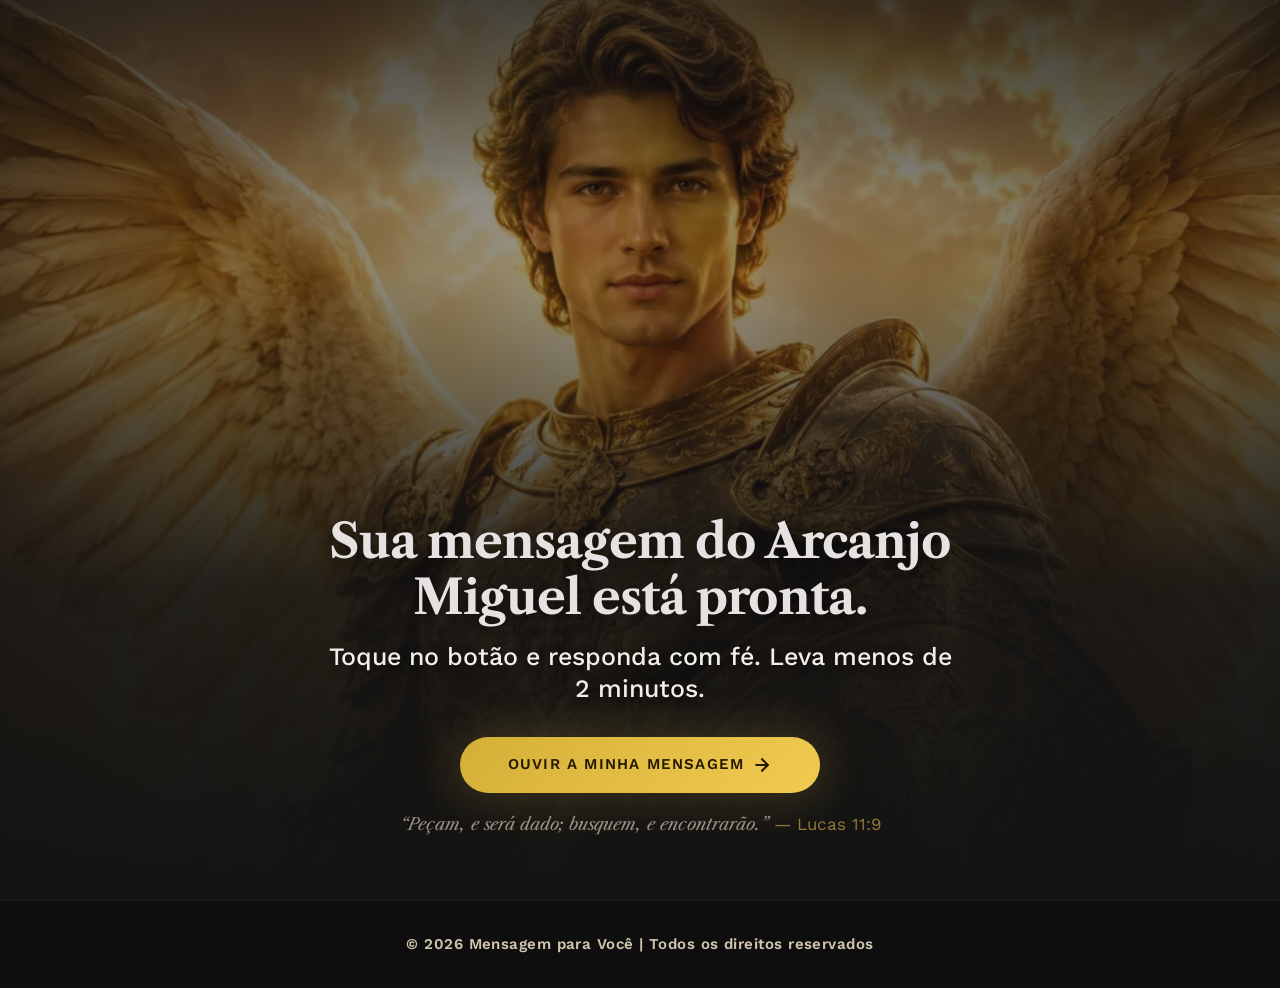
<file: index.html>
<!doctype html>
<!--
  O tema escuro nasce aqui, no HTML estático, e não num efeito do React.
  A regra de CSS já vale na primeira pintura: posto pelo JavaScript, o funil
  aparecia branco por um instante antes de escurecer — um flash branco na cara
  de quem abre o anúncio à noite.
  src/main.tsx só mexe nisso para atender ?tema=claro.
-->
<html lang="pt-BR" data-tema="escuro">
  <head>
    <meta charset="UTF-8" />
    <meta name="viewport" content="width=device-width, initial-scale=1.0, maximum-scale=1.0, user-scalable=no" />
    <!--
      Título neutro, de propósito — o porquê está em ESTADO-DO-PROJETO.txt.
      Não repito aqui os termos que a limpeza tirou: comentário de HTML vai
      inteiro para o navegador, e é o documento cru que o rastreador do Meta lê.
    -->
    <title>Sua mensagem está pronta</title>

    <!--
      A UTMIFY — captura de UTM (reinstalada em 30/08/2026).

      É ela que guarda os parâmetros da URL de entrada para que a venda na
      Kiwify possa ser casada com o clique do anúncio. A venda chega até a
      UTMify pelo lado da Kiwify, não por aqui.

      SÃO DOIS BLOCOS, cada um decodificado do seu próprio base64: o primeiro
      guarda os UTMs da URL de entrada, o segundo é o pixel da conta. Vieram
      separados do painel e são instalados na ordem em que rodam.

      ESCRITO POR EXTENSO, e não no base64 com XOR que o painel entrega. O
      bloco de lá monta exatamente esta tag — foi decodificado antes de entrar
      aqui, e o que ele fazia está todo à vista. Duas razões, as mesmas de
      sempre: código que ninguém consegue ler não deveria rodar na página que
      recebe o tráfego pago; e já houve uma cópia que chegou CORROMPIDA
      (`globals[]` no lugar de `globals||[]`) e teria quebrado calada. A cópia
      de hoje veio íntegra — conferida antes de decodificar.

      OS ATRIBUTOS `data-utmify-prevent-*` NÃO SÃO ENFEITE: sem eles o script
      acrescenta `xcod`, `sck` e `subid` aos links — campos de afiliado que
      algumas plataformas leem como "esta venda é de outra pessoa". Esta
      operação não tem afiliados.

      AQUI NO <head>: o carimbo do anúncio só existe na PRIMEIRA carga, e
      quanto antes o script subir, menor a chance de alguém sair antes de ele
      guardar.
    -->
    <script
      src="https://cdn.utmify.com.br/scripts/utms/latest.js"
      data-utmify-prevent-xcod-sck
      data-utmify-prevent-subids
      async
      defer
    ></script>
    <script>
      // O id da conta vai numa global porque é assim que o script deles o lê —
      // não há atributo nem parâmetro. Precisa existir ANTES de o script subir,
      // senão o pixel arranca sem conta e fica mudo. É por isso que esta linha
      // vem antes da tag abaixo, e não depois.
      window.pixelId = '6a94e57dc93fd0e080baafca';
    </script>
    <script src="https://cdn.utmify.com.br/scripts/pixel/pixel.js" async defer></script>
    <!-- Os dois scripts acima são pedidos na primeira linha; a conexão já
         estar de pé poupa o aperto de mão de TLS. -->
    <link rel="preconnect" href="https://cdn.utmify.com.br">

    <link rel="preconnect" href="https://fonts.googleapis.com">
    <link rel="preconnect" href="https://fonts.gstatic.com" crossorigin>
    <!--
      AS FONTES NÃO SEGURAM MAIS A PRIMEIRA PINTURA.

      Este mesmo <link> era um `rel="stylesheet"` comum, e stylesheet bloqueia a
      renderização: o navegador não desenhava NADA — nem o título, nem o botão —
      enquanto não resolvesse o DNS de dois domínios, fechasse o TLS e baixasse
      26 kB de CSS. Num 4G ruim, que é a rede de boa parte de quem chega pelo
      anúncio, isso é a tela branca inteira, com o clique já pago.

      Medido em 17/08/2026: 26 kB de CSS e 25 arquivos de fonte (as 14 primeiras
      somam 270 kB) — mais que o dobro de todo o JavaScript do site.

      `media="print"` faz o navegador baixar sem bloquear; o `onload` devolve
      para `all` assim que chega, e aí as fontes entram. A aparência FINAL é
      idêntica — as mesmas cinco famílias, os mesmos pesos. O que muda é o
      intervalo: em vez de branco, aparece o texto nas fontes de reserva já
      declaradas em src/index.css (Georgia para as serifadas, a do sistema para
      as sem serifa), e ele troca sozinho. O `display=swap` na URL já garantia
      isso do lado do Google.

      O <noscript> mantém o comportamento antigo para quem tem JavaScript
      desligado — ali não há o que otimizar, e é melhor bloquear que ficar sem
      fonte nenhuma.
    -->
    <link rel="preload" as="style" href="https://fonts.googleapis.com/css2?family=Cinzel:wght@500;600;700;800&family=Cormorant+Garamond:ital,wght@0,500;0,600;0,700;1,600&family=Libre+Caslon+Text:ital,wght@0,400;0,700;1,400&family=Plus+Jakarta+Sans:wght@400;500;600;700;800&family=Work+Sans:wght@400;500;600&display=swap">
    <link rel="stylesheet" media="print" onload="this.media='all'" href="https://fonts.googleapis.com/css2?family=Cinzel:wght@500;600;700;800&family=Cormorant+Garamond:ital,wght@0,500;0,600;0,700;1,600&family=Libre+Caslon+Text:ital,wght@0,400;0,700;1,400&family=Plus+Jakarta+Sans:wght@400;500;600;700;800&family=Work+Sans:wght@400;500;600&display=swap">
    <noscript>
      <link rel="stylesheet" href="https://fonts.googleapis.com/css2?family=Cinzel:wght@500;600;700;800&family=Cormorant+Garamond:ital,wght@0,500;0,600;0,700;1,600&family=Libre+Caslon+Text:ital,wght@0,400;0,700;1,400&family=Plus+Jakarta+Sans:wght@400;500;600;700;800&family=Work+Sans:wght@400;500;600&display=swap">
    </noscript>
    <!--
      Os scripts da Wistia NÃO ficam aqui de propósito.

      Eram quatro tags neste <head>, e as quatro baixavam na tela 0 — 60 kB e
      quatro conexões com um domínio de terceiro antes da primeira pergunta,
      sendo que o primeiro vídeo só aparece na tela 11. Agora são injetados por
      src/lib/wistia.ts assim que a pessoa sai do hero, com folga de seis
      perguntas e 52 s de áudio até serem necessários.

      O preconnect abaixo continua aqui porque é barato e adianta o aperto de
      mão de TLS: quando o script for pedido, a conexão já está de pé.

      As regras de :not(:defined) que vêm em seguida são o que torna o
      adiamento invisível — elas desenham o quadro do próprio vídeo, borrado,
      no lugar exato onde o player vai montar.
    -->
    <link rel="preconnect" href="https://fast.wistia.com">
    <!--
      Uma regra por vídeo, com o media-id escrito: são os que vivem em
      src/data/videos.ts (os MESMOS da operação anterior, decisão do dono em
      23/08/2026 — a consequência está registrada lá). Trocou lá, troque aqui,
      senão a tela abre com um retângulo vazio até o player montar.
    -->
    <style>
      wistia-player[media-id='a78m863q0a']:not(:defined) { background: center / contain no-repeat url('https://fast.wistia.com/embed/medias/a78m863q0a/swatch'); display: block; filter: blur(5px); padding-top:177.78%; }
      wistia-player[media-id='sc2zwew6dx']:not(:defined) { background: center / contain no-repeat url('https://fast.wistia.com/embed/medias/sc2zwew6dx/swatch'); display: block; filter: blur(5px); padding-top:177.78%; }
      wistia-player[media-id='31rfb4n9yd']:not(:defined) { background: center / contain no-repeat url('https://fast.wistia.com/embed/medias/31rfb4n9yd/swatch'); display: block; filter: blur(5px); padding-top:177.78%; }
    </style>
    <script type="module" crossorigin src="/assets/index-5kmdn7RZswpf.js"></script>
    <link rel="stylesheet" crossorigin href="/assets/index-a73tMFJezZoZ.css">
  </head>
  <!-- A cor de fundo sai de src/index.css (var --color-fundo), para acompanhar o tema. -->
  <body class="antialiased selection:bg-[#E5C158]/30">
    <div id="root"></div>
  </body>
</html>
</file>
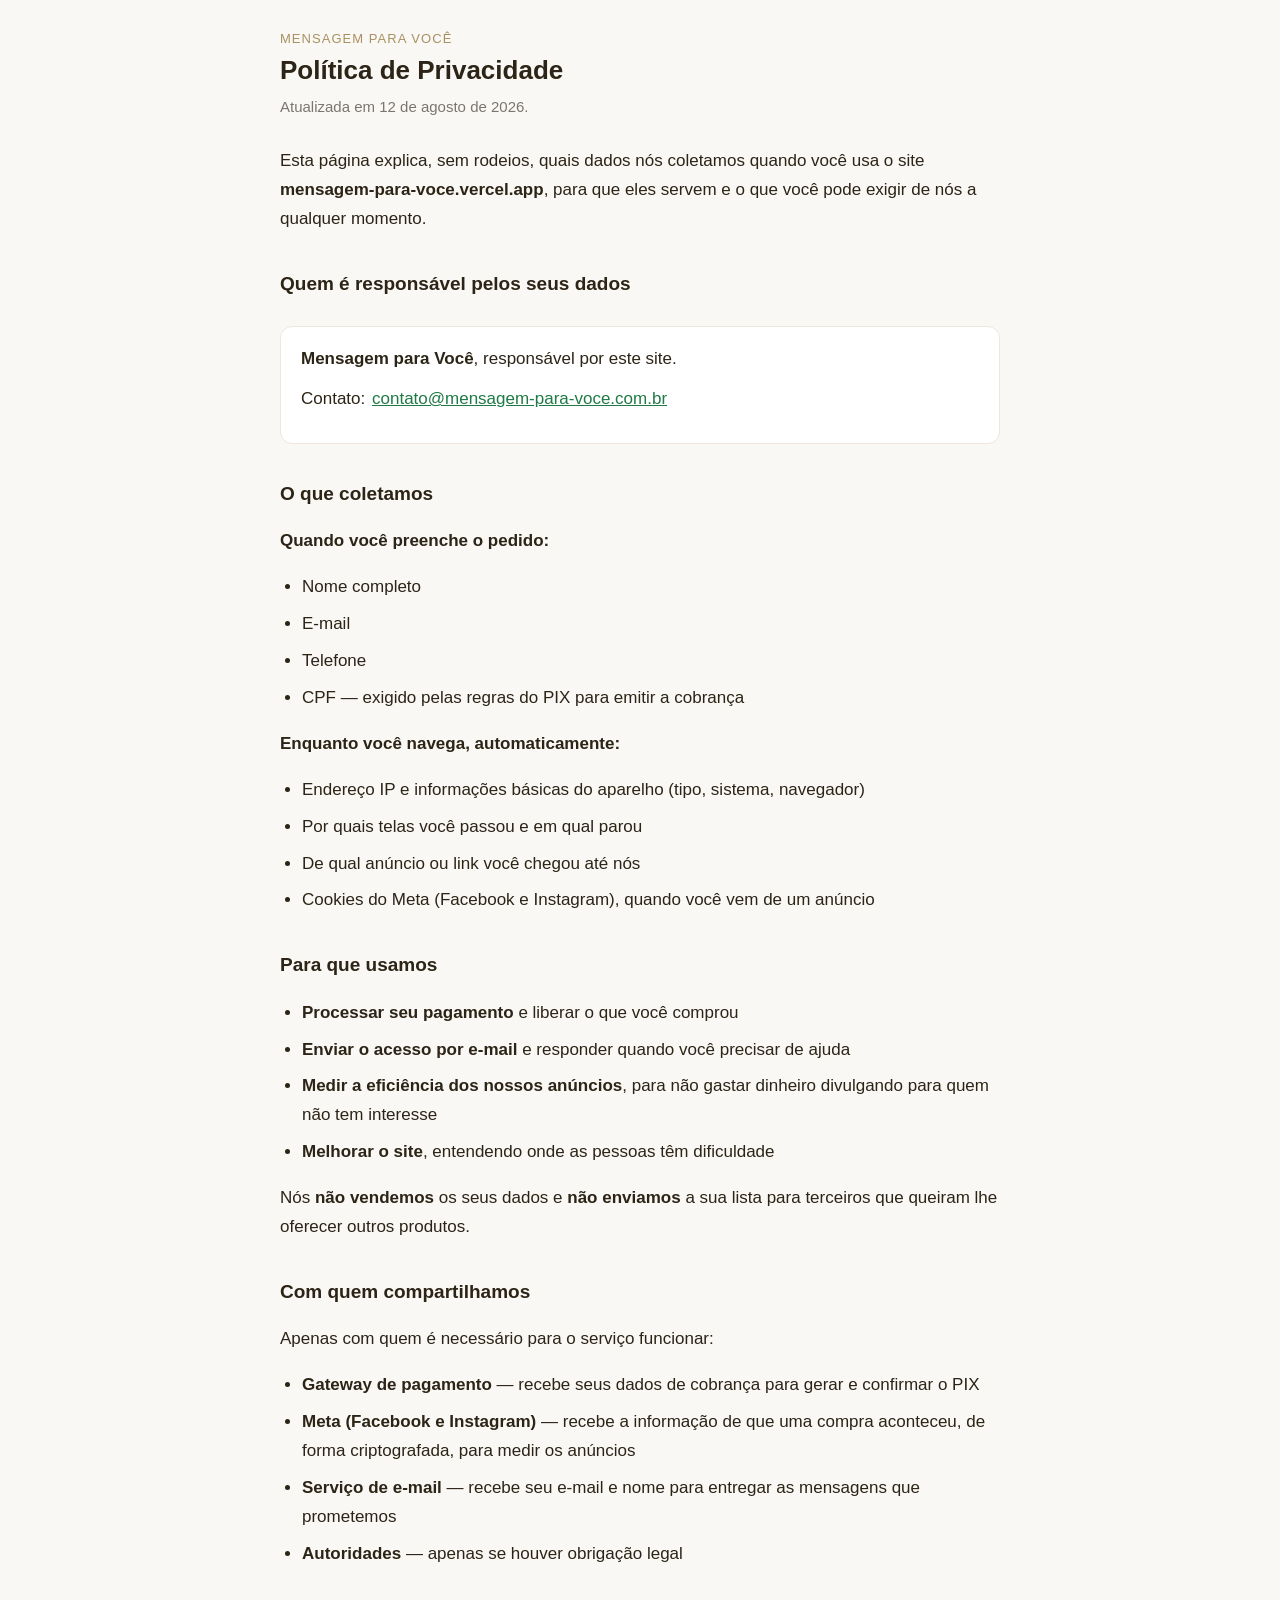
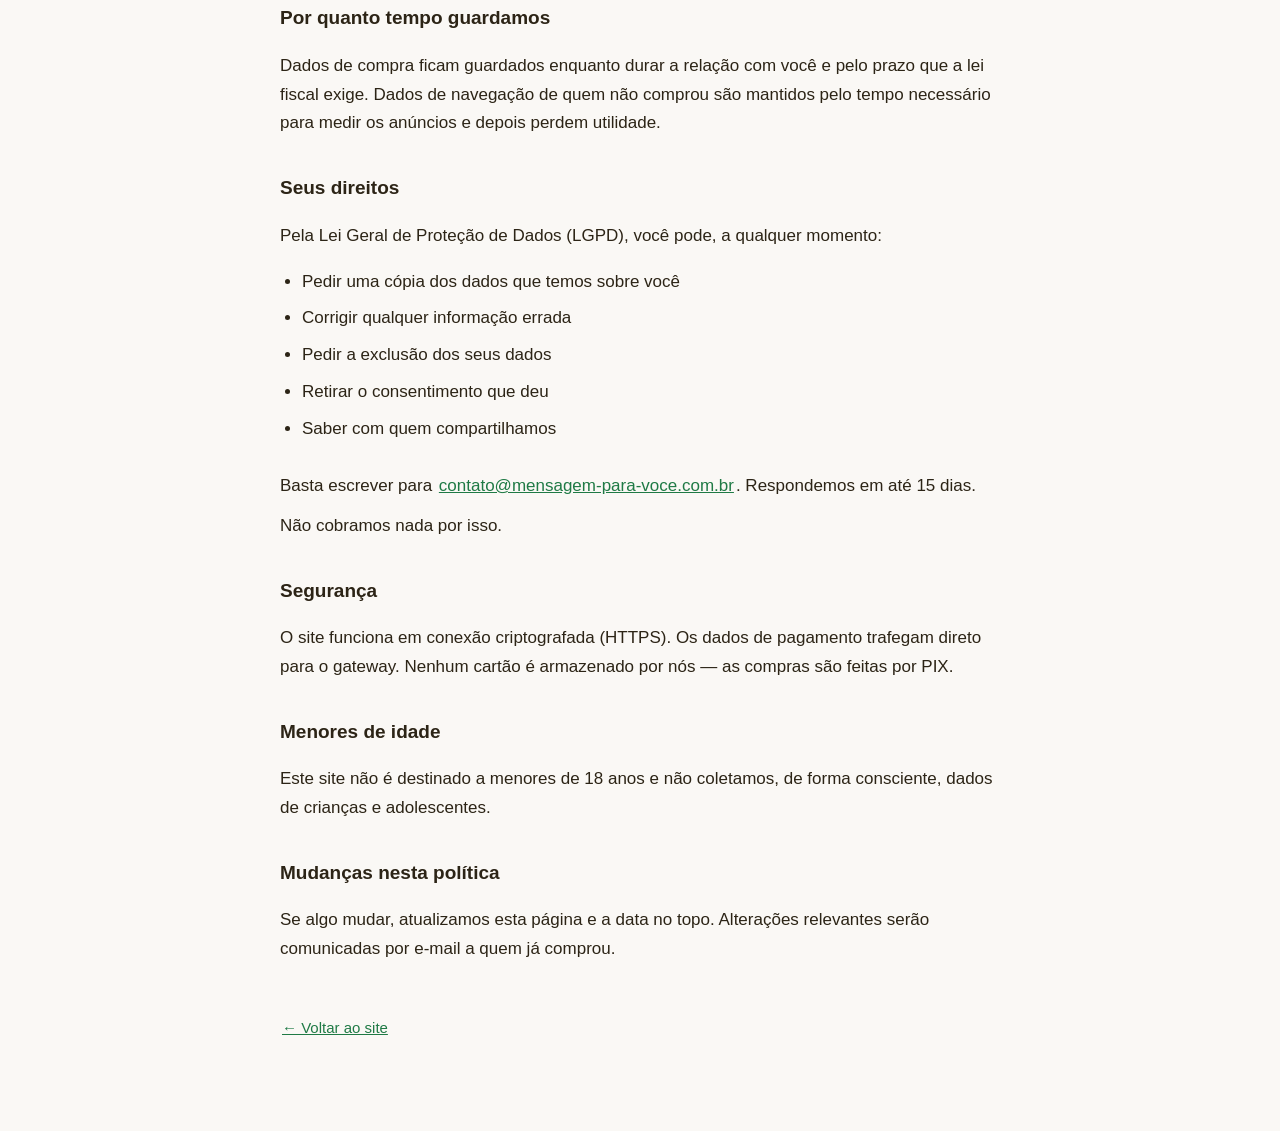
<file: privacidade.html>
<!doctype html>
<html lang="pt-BR">
<head>
  <meta charset="utf-8">
  <meta name="viewport" content="width=device-width, initial-scale=1">
  <title>Política de Privacidade — Mensagem para Você</title>
  <meta name="description" content="Como o Mensagem para Você coleta, usa e protege os seus dados.">

  <!--
    A UTMIFY — os mesmos dois blocos do index.html (30/08/2026).

    ESTA PÁGINA É HTML ESTÁTICO, servida direto pelo Apache (a regra
    ^privacidade/?$ no .htaccess), e não uma tela do funil em React. Por isso
    as tags precisam ser repetidas aqui: o bundle nunca roda neste documento,
    então nada do que está em assets/ alcança quem abre a política.

    Decodificados do base64 com XOR que o painel entrega, pelo mesmo motivo
    registrado no index.html: código ilegível não deveria rodar numa página
    do funil, e já houve uma cópia corrompida que teria quebrado calada.

    A ORDEM IMPORTA: o id da conta é lido de uma variável global, então ele
    precisa existir antes de o pixel subir.
  -->
  <script
    src="https://cdn.utmify.com.br/scripts/utms/latest.js"
    data-utmify-prevent-xcod-sck
    data-utmify-prevent-subids
    async
    defer
  ></script>
  <script>
    window.pixelId = '6a94e57dc93fd0e080baafca';
  </script>
  <script src="https://cdn.utmify.com.br/scripts/pixel/pixel.js" async defer></script>
  <link rel="preconnect" href="https://cdn.utmify.com.br">
  <style>
    /* Este público lê no celular, muitas vezes com a fonte do sistema aumentada.
       Corpo de 17px e linha de 1.7 são o mínimo para não cansar. */
    :root { color-scheme: light; }
    body {
      margin: 0;
      padding: 28px 20px 64px;
      background: #FAF8F5;
      color: #2C2416;
      font-family: -apple-system, BlinkMacSystemFont, "Segoe UI", Roboto, Arial, sans-serif;
      font-size: 17px;
      line-height: 1.7;
    }
    main { max-width: 720px; margin: 0 auto; }
    h1 { font-size: 26px; line-height: 1.3; margin: 0 0 6px; }
    h2 { font-size: 19px; margin: 34px 0 10px; }
    .selo { font-size: 13px; letter-spacing: .08em; text-transform: uppercase; color: #A89060; margin: 0 0 4px; }
    .data { color: #7A7570; font-size: 15px; margin: 0 0 28px; }
    ul { padding-left: 22px; }
    li { margin-bottom: 8px; }
    /*
      Todo link desta página é alvo de toque, e alvo de toque tem 44px de altura.
      Medido em 30/08/2026 pela bateria de responsividade: o "Voltar ao site"
      tinha 103x20px e o e-mail 294x22px — em 360px de tela, o polegar erra e a
      pessoa toca no parágrafo. `inline-block` é o que faz o padding valer em
      altura num link dentro de texto corrido.
    */
    a { color: #1F7A45; display: inline-block; padding: 11px 2px; }
    .caixa {
      background: #fff; border-radius: 12px; padding: 18px 20px; margin: 26px 0;
      border: 1px solid #EDE7DE;
    }
    footer { margin-top: 40px; font-size: 15px; color: #7A7570; }
  </style>
</head>
<body>
  <main>
    <p class="selo">Mensagem para Você</p>
    <h1>Política de Privacidade</h1>
    <p class="data">Atualizada em 12 de agosto de 2026.</p>

    <p>
      Esta página explica, sem rodeios, quais dados nós coletamos quando você usa
      o site <strong>mensagem-para-voce.vercel.app</strong>, para que eles servem e o que
      você pode exigir de nós a qualquer momento.
    </p>

    <h2>Quem é responsável pelos seus dados</h2>
    <div class="caixa">
      <strong>Mensagem para Você</strong>, responsável por este site.<br>
      Contato: <a href="mailto:contato@mensagem-para-voce.com.br">contato@mensagem-para-voce.com.br</a>
    </div>

    <h2>O que coletamos</h2>
    <p><strong>Quando você preenche o pedido:</strong></p>
    <ul>
      <li>Nome completo</li>
      <li>E-mail</li>
      <li>Telefone</li>
      <li>CPF — exigido pelas regras do PIX para emitir a cobrança</li>
    </ul>

    <p><strong>Enquanto você navega, automaticamente:</strong></p>
    <ul>
      <li>Endereço IP e informações básicas do aparelho (tipo, sistema, navegador)</li>
      <li>Por quais telas você passou e em qual parou</li>
      <li>De qual anúncio ou link você chegou até nós</li>
      <li>Cookies do Meta (Facebook e Instagram), quando você vem de um anúncio</li>
    </ul>

    <h2>Para que usamos</h2>
    <ul>
      <li><strong>Processar seu pagamento</strong> e liberar o que você comprou</li>
      <li><strong>Enviar o acesso por e-mail</strong> e responder quando você precisar de ajuda</li>
      <li><strong>Medir a eficiência dos nossos anúncios</strong>, para não gastar dinheiro divulgando para quem não tem interesse</li>
      <li><strong>Melhorar o site</strong>, entendendo onde as pessoas têm dificuldade</li>
    </ul>
    <p>
      Nós <strong>não vendemos</strong> os seus dados e <strong>não enviamos</strong>
      a sua lista para terceiros que queiram lhe oferecer outros produtos.
    </p>

    <h2>Com quem compartilhamos</h2>
    <p>Apenas com quem é necessário para o serviço funcionar:</p>
    <ul>
      <li><strong>Gateway de pagamento</strong> — recebe seus dados de cobrança para gerar e confirmar o PIX</li>
      <li><strong>Meta (Facebook e Instagram)</strong> — recebe a informação de que uma compra aconteceu, de forma criptografada, para medir os anúncios</li>
      <li><strong>Serviço de e-mail</strong> — recebe seu e-mail e nome para entregar as mensagens que prometemos</li>
      <li><strong>Autoridades</strong> — apenas se houver obrigação legal</li>
    </ul>

    <h2>Por quanto tempo guardamos</h2>
    <p>
      Dados de compra ficam guardados enquanto durar a relação com você e pelo prazo
      que a lei fiscal exige. Dados de navegação de quem não comprou são mantidos
      pelo tempo necessário para medir os anúncios e depois perdem utilidade.
    </p>

    <h2>Seus direitos</h2>
    <p>Pela Lei Geral de Proteção de Dados (LGPD), você pode, a qualquer momento:</p>
    <ul>
      <li>Pedir uma cópia dos dados que temos sobre você</li>
      <li>Corrigir qualquer informação errada</li>
      <li>Pedir a exclusão dos seus dados</li>
      <li>Retirar o consentimento que deu</li>
      <li>Saber com quem compartilhamos</li>
    </ul>
    <p>
      Basta escrever para <a href="mailto:contato@mensagem-para-voce.com.br">contato@mensagem-para-voce.com.br</a>.
      Respondemos em até 15 dias. Não cobramos nada por isso.
    </p>

    <h2>Segurança</h2>
    <p>
      O site funciona em conexão criptografada (HTTPS). Os dados de pagamento
      trafegam direto para o gateway. Nenhum cartão é armazenado por nós — as
      compras são feitas por PIX.
    </p>

    <h2>Menores de idade</h2>
    <p>
      Este site não é destinado a menores de 18 anos e não coletamos, de forma
      consciente, dados de crianças e adolescentes.
    </p>

    <h2>Mudanças nesta política</h2>
    <p>
      Se algo mudar, atualizamos esta página e a data no topo. Alterações
      relevantes serão comunicadas por e-mail a quem já comprou.
    </p>

    <footer>
      <p><a href="/">← Voltar ao site</a></p>
    </footer>
  </main>
</body>
</html>
</file>
<file: assets/index-a73tMFJezZoZ.css>
/*! tailwindcss v4.3.3 | MIT License | https://tailwindcss.com */@layer properties{@supports (((-webkit-hyphens:none)) and (not (margin-trim:inline))) or ((-moz-orient:inline) and (not (color:rgb(from red r g b)))){*,:before,:after,::backdrop{--tw-rotate-x:initial;--tw-rotate-y:initial;--tw-rotate-z:initial;--tw-skew-x:initial;--tw-skew-y:initial;--tw-space-y-reverse:0;--tw-border-style:solid;--tw-gradient-position:initial;--tw-gradient-from:#0000;--tw-gradient-via:#0000;--tw-gradient-to:#0000;--tw-gradient-stops:initial;--tw-gradient-via-stops:initial;--tw-gradient-from-position:0%;--tw-gradient-via-position:50%;--tw-gradient-to-position:100%;--tw-leading:initial;--tw-font-weight:initial;--tw-tracking:initial;--tw-shadow:0 0 #0000;--tw-shadow-color:initial;--tw-shadow-alpha:100%;--tw-inset-shadow:0 0 #0000;--tw-inset-shadow-color:initial;--tw-inset-shadow-alpha:100%;--tw-ring-color:initial;--tw-ring-shadow:0 0 #0000;--tw-inset-ring-color:initial;--tw-inset-ring-shadow:0 0 #0000;--tw-ring-inset:initial;--tw-ring-offset-width:0px;--tw-ring-offset-color:#fff;--tw-ring-offset-shadow:0 0 #0000;--tw-outline-style:solid;--tw-blur:initial;--tw-brightness:initial;--tw-contrast:initial;--tw-grayscale:initial;--tw-hue-rotate:initial;--tw-invert:initial;--tw-opacity:initial;--tw-saturate:initial;--tw-sepia:initial;--tw-drop-shadow:initial;--tw-drop-shadow-color:initial;--tw-drop-shadow-alpha:100%;--tw-drop-shadow-size:initial;--tw-backdrop-blur:initial;--tw-backdrop-brightness:initial;--tw-backdrop-contrast:initial;--tw-backdrop-grayscale:initial;--tw-backdrop-hue-rotate:initial;--tw-backdrop-invert:initial;--tw-backdrop-opacity:initial;--tw-backdrop-saturate:initial;--tw-backdrop-sepia:initial;--tw-duration:initial;--tw-ease:initial;--tw-scale-x:1;--tw-scale-y:1;--tw-scale-z:1}}}@layer theme{:root,:host{--font-sans:"Plus Jakarta Sans", system-ui, -apple-system, sans-serif;--font-mono:ui-monospace, SFMono-Regular, Menlo, Monaco, Consolas, "Liberation Mono", "Courier New", monospace;--color-red-50:oklch(97.1% .013 17.38);--color-red-200:oklch(88.5% .062 18.334);--color-red-700:oklch(50.5% .213 27.518);--color-red-800:oklch(44.4% .177 26.899);--color-emerald-600:oklch(59.6% .145 163.225);--color-black:#000;--color-white:#fff;--spacing:.25rem;--container-xs:20rem;--container-sm:24rem;--container-md:28rem;--container-lg:32rem;--container-2xl:42rem;--text-xs:.8125rem;--text-xs--line-height:1.5;--text-sm:.9375rem;--text-sm--line-height:1.55;--text-base:1.0625rem;--text-base--line-height:1.6;--text-lg:1.1875rem;--text-lg--line-height:1.55;--text-xl:1.3125rem;--text-xl--line-height:1.45;--text-2xl:1.5625rem;--text-2xl--line-height:1.35;--text-3xl:1.9375rem;--text-3xl--line-height:1.25;--font-weight-medium:500;--font-weight-semibold:600;--font-weight-bold:700;--tracking-tight:-.025em;--tracking-wide:.025em;--tracking-wider:.05em;--tracking-widest:.1em;--leading-tight:1.25;--leading-snug:1.375;--leading-relaxed:1.625;--radius-lg:.5rem;--radius-xl:.75rem;--radius-2xl:1rem;--ease-out:cubic-bezier(0, 0, .2, 1);--animate-spin:spin 1s linear infinite;--animate-pulse:pulse 2s cubic-bezier(.4, 0, .6, 1) infinite;--blur-sm:8px;--blur-md:12px;--default-transition-duration:.15s;--default-transition-timing-function:cubic-bezier(.4, 0, .2, 1);--default-font-family:var(--font-sans);--default-mono-font-family:var(--font-mono);--font-caslon:"Libre Caslon Text", Georgia, serif;--font-work:"Work Sans", system-ui, sans-serif;--color-fundo:#fdfcfb;--color-superficie:#fff;--color-sutil:#faf9f6;--color-texto:#2d2926;--color-suave:#7a7570;--color-borda:#e8e4df;--color-ouro:#a89060;--color-ouro-forte:#967e50;--color-destaque:#c84b31;--color-acao:#2d2926;--color-acao-hover:#3d3935;--color-sobre-acao:#fff;--color-sobre-ouro:#fff}}@layer base{*,:after,:before,::backdrop{box-sizing:border-box;border:0 solid;margin:0;padding:0}::file-selector-button{box-sizing:border-box;border:0 solid;margin:0;padding:0}html,:host{-webkit-text-size-adjust:100%;-moz-tab-size:4;tab-size:4;line-height:1.5;font-family:var(--default-font-family,-apple-system, BlinkMacSystemFont, "Segoe UI", Roboto, "Helvetica Neue", "Noto Sans", Arial, sans-serif, "Apple Color Emoji", "Segoe UI Emoji", "Segoe UI Symbol", "Noto Color Emoji");font-feature-settings:var(--default-font-feature-settings,normal);font-variation-settings:var(--default-font-variation-settings,normal);-webkit-tap-highlight-color:transparent}hr{height:0;color:inherit;border-top-width:1px}abbr:where([title]){-webkit-text-decoration:underline dotted;text-decoration:underline dotted}h1,h2,h3,h4,h5,h6{font-size:inherit;font-weight:inherit}a{color:inherit;-webkit-text-decoration:inherit;text-decoration:inherit}b,strong{font-weight:bolder}code,kbd,samp,pre{font-family:var(--default-mono-font-family,ui-monospace, SFMono-Regular, Menlo, Monaco, Consolas, "Liberation Mono", "Courier New", monospace);font-feature-settings:var(--default-mono-font-feature-settings,normal);font-variation-settings:var(--default-mono-font-variation-settings,normal);font-size:1em}small{font-size:80%}sub,sup{vertical-align:baseline;font-size:75%;line-height:0;position:relative}sub{bottom:-.25em}sup{top:-.5em}table{text-indent:0;border-color:inherit;border-collapse:collapse}:-moz-focusring:where(:not(iframe)){outline:auto}progress{vertical-align:baseline}summary{display:list-item}ol,ul,menu{list-style:none}img,svg,video,canvas,audio,iframe,embed,object{vertical-align:middle;display:block}img,video{max-width:100%;height:auto}button,input,select,optgroup,textarea{font:inherit;font-feature-settings:inherit;font-variation-settings:inherit;letter-spacing:inherit;color:inherit;opacity:1;background-color:#0000;border-radius:0}::file-selector-button{font:inherit;font-feature-settings:inherit;font-variation-settings:inherit;letter-spacing:inherit;color:inherit;opacity:1;background-color:#0000;border-radius:0}:where(select:is([multiple],[size])) optgroup{font-weight:bolder}:where(select:is([multiple],[size])) optgroup option{padding-inline-start:20px}::file-selector-button{margin-inline-end:4px}::placeholder{opacity:1}@supports (not ((-webkit-appearance:-apple-pay-button))) or (contain-intrinsic-size:1px){::placeholder{color:currentColor}@supports (color:color-mix(in lab,red,red)){::placeholder{color:color-mix(in oklab,currentcolor 50%,transparent)}}}textarea{resize:vertical}::-webkit-search-decoration{-webkit-appearance:none}::-webkit-date-and-time-value{min-height:1lh;text-align:inherit}::-webkit-datetime-edit{display:inline-flex}::-webkit-datetime-edit-fields-wrapper{padding:0}::-webkit-datetime-edit{padding-block:0}::-webkit-datetime-edit-year-field{padding-block:0}::-webkit-datetime-edit-month-field{padding-block:0}::-webkit-datetime-edit-day-field{padding-block:0}::-webkit-datetime-edit-hour-field{padding-block:0}::-webkit-datetime-edit-minute-field{padding-block:0}::-webkit-datetime-edit-second-field{padding-block:0}::-webkit-datetime-edit-millisecond-field{padding-block:0}::-webkit-datetime-edit-meridiem-field{padding-block:0}::-webkit-calendar-picker-indicator{line-height:1}:-moz-ui-invalid{box-shadow:none}button,input:where([type=button],[type=reset],[type=submit]){-webkit-appearance:button;-moz-appearance:button;appearance:button}::file-selector-button{-webkit-appearance:button;-moz-appearance:button;appearance:button}::-webkit-inner-spin-button{height:auto}::-webkit-outer-spin-button{height:auto}[hidden]:where(:not([hidden=until-found])){display:none!important}}@layer components;@layer utilities{.pointer-events-auto{pointer-events:auto}.pointer-events-none{pointer-events:none}.visible{visibility:visible}.absolute{position:absolute}.fixed{position:fixed}.relative{position:relative}.static{position:static}.sticky{position:sticky}.inset-0{top:0;right:0;bottom:0;left:0}.inset-\[6\%\]{top:6%;right:6%;bottom:6%;left:6%}.inset-\[12\%\]{top:12%;right:12%;bottom:12%;left:12%}.inset-x-0{inset-inline:0}.top-0{top:0}.bottom-0{bottom:0}.bottom-3{bottom:calc(var(--spacing) * 3)}.left-3{left:calc(var(--spacing) * 3)}.z-0{z-index:0}.z-10{z-index:10}.z-20{z-index:20}.z-30{z-index:30}.z-40{z-index:40}.container{width:100%}@media(min-width:40rem){.container{max-width:40rem}}@media(min-width:48rem){.container{max-width:48rem}}@media(min-width:64rem){.container{max-width:64rem}}@media(min-width:80rem){.container{max-width:80rem}}@media(min-width:96rem){.container{max-width:96rem}}.-mx-2{margin-inline:calc(var(--spacing) * -2)}.mx-auto{margin-inline:auto}.-mt-1{margin-top:calc(var(--spacing) * -1)}.mt-0\.5{margin-top:calc(var(--spacing) * .5)}.mt-1{margin-top:var(--spacing)}.mt-3{margin-top:calc(var(--spacing) * 3)}.mt-4{margin-top:calc(var(--spacing) * 4)}.mt-5{margin-top:calc(var(--spacing) * 5)}.mt-\[36svh\]{margin-top:36svh}.mt-auto{margin-top:auto}.-mr-1{margin-right:calc(var(--spacing) * -1)}.mb-2{margin-bottom:calc(var(--spacing) * 2)}.mb-3{margin-bottom:calc(var(--spacing) * 3)}.mb-4{margin-bottom:calc(var(--spacing) * 4)}.mb-8{margin-bottom:calc(var(--spacing) * 8)}.ml-0\.5{margin-left:calc(var(--spacing) * .5)}.ml-1{margin-left:var(--spacing)}.ml-2{margin-left:calc(var(--spacing) * 2)}.block{display:block}.flex{display:flex}.grid{display:grid}.hidden{display:none}.inline{display:inline}.inline-block{display:inline-block}.inline-flex{display:inline-flex}.h-1{height:var(--spacing)}.h-2\.5{height:calc(var(--spacing) * 2.5)}.h-3{height:calc(var(--spacing) * 3)}.h-3\.5{height:calc(var(--spacing) * 3.5)}.h-4{height:calc(var(--spacing) * 4)}.h-5{height:calc(var(--spacing) * 5)}.h-7{height:calc(var(--spacing) * 7)}.h-8{height:calc(var(--spacing) * 8)}.h-9{height:calc(var(--spacing) * 9)}.h-10{height:calc(var(--spacing) * 10)}.h-11{height:calc(var(--spacing) * 11)}.h-12{height:calc(var(--spacing) * 12)}.h-14{height:calc(var(--spacing) * 14)}.h-\[22\%\]{height:22%}.h-\[25\%\]{height:25%}.h-\[70\%\]{height:70%}.h-\[72\%\]{height:72%}.h-\[78\%\]{height:78%}.h-\[100svh\]{height:100svh}.h-\[clamp\(1\.25rem\,3vh\,1\.5rem\)\]{height:clamp(1.25rem,3vh,1.5rem)}.h-full{height:100%}.min-h-\[44px\]{min-height:44px}.min-h-\[48px\]{min-height:48px}.min-h-\[52px\]{min-height:52px}.min-h-\[56px\]{min-height:56px}.min-h-\[60vh\]{min-height:60vh}.min-h-\[64px\]{min-height:64px}.min-h-\[100svh\]{min-height:100svh}.min-h-screen{min-height:100vh}.w-2\.5{width:calc(var(--spacing) * 2.5)}.w-3{width:calc(var(--spacing) * 3)}.w-3\.5{width:calc(var(--spacing) * 3.5)}.w-4{width:calc(var(--spacing) * 4)}.w-5{width:calc(var(--spacing) * 5)}.w-7{width:calc(var(--spacing) * 7)}.w-8{width:calc(var(--spacing) * 8)}.w-10{width:calc(var(--spacing) * 10)}.w-11{width:calc(var(--spacing) * 11)}.w-12{width:calc(var(--spacing) * 12)}.w-14{width:calc(var(--spacing) * 14)}.w-\[25\%\]{width:25%}.w-\[clamp\(1\.25rem\,3vh\,1\.5rem\)\]{width:clamp(1.25rem,3vh,1.5rem)}.w-auto{width:auto}.w-full{width:100%}.max-w-2xl{max-width:var(--container-2xl)}.max-w-\[280px\]{max-width:280px}.max-w-\[300px\]{max-width:300px}.max-w-\[320px\]{max-width:320px}.max-w-md{max-width:var(--container-md)}.max-w-sm{max-width:var(--container-sm)}.min-w-0{min-width:0}.min-w-\[44px\]{min-width:44px}.flex-1{flex:1}.flex-shrink-0,.shrink-0{flex-shrink:0}.transform{transform:var(--tw-rotate-x,) var(--tw-rotate-y,) var(--tw-rotate-z,) var(--tw-skew-x,) var(--tw-skew-y,)}.animate-pulse{animation:var(--animate-pulse)}.animate-spin{animation:var(--animate-spin)}.cursor-pointer{cursor:pointer}.resize{resize:both}.resize-none{resize:none}.appearance-none{-webkit-appearance:none;-moz-appearance:none;appearance:none}.grid-cols-2{grid-template-columns:repeat(2,minmax(0,1fr))}.flex-col{flex-direction:column}.items-center{align-items:center}.items-start{align-items:flex-start}.justify-between{justify-content:space-between}.justify-center{justify-content:center}.justify-end{justify-content:flex-end}.gap-1{gap:var(--spacing)}.gap-1\.5{gap:calc(var(--spacing) * 1.5)}.gap-2{gap:calc(var(--spacing) * 2)}.gap-2\.5{gap:calc(var(--spacing) * 2.5)}.gap-3{gap:calc(var(--spacing) * 3)}.gap-3\.5{gap:calc(var(--spacing) * 3.5)}.gap-4{gap:calc(var(--spacing) * 4)}:where(.space-y-1>:not(:last-child)){--tw-space-y-reverse:0;margin-block-start:calc(var(--spacing) * var(--tw-space-y-reverse));margin-block-end:calc(var(--spacing) * calc(1 - var(--tw-space-y-reverse)))}:where(.space-y-1\.5>:not(:last-child)){--tw-space-y-reverse:0;margin-block-start:calc(calc(var(--spacing) * 1.5) * var(--tw-space-y-reverse));margin-block-end:calc(calc(var(--spacing) * 1.5) * calc(1 - var(--tw-space-y-reverse)))}:where(.space-y-2>:not(:last-child)){--tw-space-y-reverse:0;margin-block-start:calc(calc(var(--spacing) * 2) * var(--tw-space-y-reverse));margin-block-end:calc(calc(var(--spacing) * 2) * calc(1 - var(--tw-space-y-reverse)))}:where(.space-y-2\.5>:not(:last-child)){--tw-space-y-reverse:0;margin-block-start:calc(calc(var(--spacing) * 2.5) * var(--tw-space-y-reverse));margin-block-end:calc(calc(var(--spacing) * 2.5) * calc(1 - var(--tw-space-y-reverse)))}:where(.space-y-3>:not(:last-child)){--tw-space-y-reverse:0;margin-block-start:calc(calc(var(--spacing) * 3) * var(--tw-space-y-reverse));margin-block-end:calc(calc(var(--spacing) * 3) * calc(1 - var(--tw-space-y-reverse)))}:where(.space-y-3\.5>:not(:last-child)){--tw-space-y-reverse:0;margin-block-start:calc(calc(var(--spacing) * 3.5) * var(--tw-space-y-reverse));margin-block-end:calc(calc(var(--spacing) * 3.5) * calc(1 - var(--tw-space-y-reverse)))}:where(.space-y-4>:not(:last-child)){--tw-space-y-reverse:0;margin-block-start:calc(calc(var(--spacing) * 4) * var(--tw-space-y-reverse));margin-block-end:calc(calc(var(--spacing) * 4) * calc(1 - var(--tw-space-y-reverse)))}:where(.space-y-5>:not(:last-child)){--tw-space-y-reverse:0;margin-block-start:calc(calc(var(--spacing) * 5) * var(--tw-space-y-reverse));margin-block-end:calc(calc(var(--spacing) * 5) * calc(1 - var(--tw-space-y-reverse)))}:where(.space-y-6>:not(:last-child)){--tw-space-y-reverse:0;margin-block-start:calc(calc(var(--spacing) * 6) * var(--tw-space-y-reverse));margin-block-end:calc(calc(var(--spacing) * 6) * calc(1 - var(--tw-space-y-reverse)))}.overflow-hidden{overflow:hidden}.overflow-x-hidden{overflow-x:hidden}.overflow-y-hidden{overflow-y:hidden}.rounded-2xl{border-radius:var(--radius-2xl)}.rounded-full{border-radius:3.40282e38px}.rounded-lg{border-radius:var(--radius-lg)}.rounded-xl{border-radius:var(--radius-xl)}.rounded-r-full{border-top-right-radius:3.40282e38px;border-bottom-right-radius:3.40282e38px}.border{border-style:var(--tw-border-style);border-width:1px}.border-2{border-style:var(--tw-border-style);border-width:2px}.border-\[1\.5px\]{border-style:var(--tw-border-style);border-width:1.5px}.border-t{border-top-style:var(--tw-border-style);border-top-width:1px}.border-t-2{border-top-style:var(--tw-border-style);border-top-width:2px}.border-r-2{border-right-style:var(--tw-border-style);border-right-width:2px}.border-b{border-bottom-style:var(--tw-border-style);border-bottom-width:1px}.border-b-2{border-bottom-style:var(--tw-border-style);border-bottom-width:2px}.border-l-2{border-left-style:var(--tw-border-style);border-left-width:2px}.border-dashed{--tw-border-style:dashed;border-style:dashed}.border-\[\#4d4635\]\/20{border-color:#4d463533}.border-\[\#7a2e22\]{border-color:#7a2e22}.border-\[\#278647\]{border-color:#278647}.border-\[\#f2ca50\]{border-color:#f2ca50}.border-\[\#f2ca50\]\/20{border-color:#f2ca5033}.border-\[\#f2ca50\]\/30{border-color:#f2ca504d}.border-\[\#f2ca50\]\/40{border-color:#f2ca5066}.border-\[\#f2ca50\]\/50{border-color:#f2ca5080}.border-\[\#f2ca50\]\/60{border-color:#f2ca5099}.border-acao{border-color:var(--color-acao)}.border-borda{border-color:var(--color-borda)}.border-ouro{border-color:var(--color-ouro)}.border-red-200{border-color:var(--color-red-200)}.bg-\[\#0e0e0e\]{background-color:#0e0e0e}.bg-\[\#1d1c1a\]{background-color:#1d1c1a}.bg-\[\#3a1510\]{background-color:#3a1510}.bg-\[\#131313\]{background-color:#131313}.bg-\[\#131313\]\/35{background-color:#13131359}.bg-\[\#131313\]\/40{background-color:#13131366}.bg-\[\#131313\]\/45{background-color:#13131373}.bg-\[\#278647\]{background-color:#278647}.bg-\[\#278647\]\/10{background-color:#2786471a}.bg-\[\#f2ca50\]\/15{background-color:#f2ca5026}.bg-acao{background-color:var(--color-acao)}.bg-black{background-color:var(--color-black)}.bg-borda{background-color:var(--color-borda)}.bg-fundo\/95{background-color:#fdfcfbf2}@supports (color:color-mix(in lab,red,red)){.bg-fundo\/95{background-color:color-mix(in oklab,var(--color-fundo) 95%,transparent)}}.bg-ouro{background-color:var(--color-ouro)}.bg-red-50{background-color:var(--color-red-50)}.bg-superficie{background-color:var(--color-superficie)}.bg-superficie\/95{background-color:#fffffff2}@supports (color:color-mix(in lab,red,red)){.bg-superficie\/95{background-color:color-mix(in oklab,var(--color-superficie) 95%,transparent)}}.bg-sutil{background-color:var(--color-sutil)}.bg-gradient-to-b{--tw-gradient-position:to bottom in oklab;background-image:linear-gradient(var(--tw-gradient-stops))}.bg-gradient-to-t{--tw-gradient-position:to top in oklab;background-image:linear-gradient(var(--tw-gradient-stops))}.bg-\[radial-gradient\(circle_at_center\,transparent_0\%\,rgba\(19\,19\,19\,0\.5\)_100\%\)\]{background-image:radial-gradient(circle,#0000,#13131380)}.bg-\[radial-gradient\(circle_at_center\,transparent_0\%\,rgba\(19\,19\,19\,0\.55\)_100\%\)\]{background-image:radial-gradient(circle,#0000,#1313138c)}.from-\[\#131313\]{--tw-gradient-from:#131313;--tw-gradient-stops:var(--tw-gradient-via-stops,var(--tw-gradient-position), var(--tw-gradient-from) var(--tw-gradient-from-position), var(--tw-gradient-to) var(--tw-gradient-to-position))}.from-\[\#131313\]\/55{--tw-gradient-from:oklab(18.6741% 0 0/.55);--tw-gradient-stops:var(--tw-gradient-via-stops,var(--tw-gradient-position), var(--tw-gradient-from) var(--tw-gradient-from-position), var(--tw-gradient-to) var(--tw-gradient-to-position))}.from-transparent{--tw-gradient-from:transparent;--tw-gradient-stops:var(--tw-gradient-via-stops,var(--tw-gradient-position), var(--tw-gradient-from) var(--tw-gradient-from-position), var(--tw-gradient-to) var(--tw-gradient-to-position))}.via-\[\#131313\]\/20{--tw-gradient-via:oklab(18.6741% 0 0/.2);--tw-gradient-via-stops:var(--tw-gradient-position), var(--tw-gradient-from) var(--tw-gradient-from-position), var(--tw-gradient-via) var(--tw-gradient-via-position), var(--tw-gradient-to) var(--tw-gradient-to-position);--tw-gradient-stops:var(--tw-gradient-via-stops)}.via-\[\#131313\]\/85{--tw-gradient-via:oklab(18.6741% 0 0/.85);--tw-gradient-via-stops:var(--tw-gradient-position), var(--tw-gradient-from) var(--tw-gradient-from-position), var(--tw-gradient-via) var(--tw-gradient-via-position), var(--tw-gradient-to) var(--tw-gradient-to-position);--tw-gradient-stops:var(--tw-gradient-via-stops)}.via-\[\#131313\]\/88{--tw-gradient-via:oklab(18.6741% 0 0/.88);--tw-gradient-via-stops:var(--tw-gradient-position), var(--tw-gradient-from) var(--tw-gradient-from-position), var(--tw-gradient-via) var(--tw-gradient-via-position), var(--tw-gradient-to) var(--tw-gradient-to-position);--tw-gradient-stops:var(--tw-gradient-via-stops)}.to-\[\#131313\]\/95{--tw-gradient-to:oklab(18.6741% 0 0/.95);--tw-gradient-stops:var(--tw-gradient-via-stops,var(--tw-gradient-position), var(--tw-gradient-from) var(--tw-gradient-from-position), var(--tw-gradient-to) var(--tw-gradient-to-position))}.to-transparent{--tw-gradient-to:transparent;--tw-gradient-stops:var(--tw-gradient-via-stops,var(--tw-gradient-position), var(--tw-gradient-from) var(--tw-gradient-from-position), var(--tw-gradient-to) var(--tw-gradient-to-position))}.fill-current{fill:currentColor}.fill-emerald-600{fill:var(--color-emerald-600)}.fill-ouro{fill:var(--color-ouro)}.object-cover{object-fit:cover}.object-center{object-position:center}.object-top{object-position:top}.p-4{padding:calc(var(--spacing) * 4)}.px-1{padding-inline:var(--spacing)}.px-2{padding-inline:calc(var(--spacing) * 2)}.px-3{padding-inline:calc(var(--spacing) * 3)}.px-4{padding-inline:calc(var(--spacing) * 4)}.px-6{padding-inline:calc(var(--spacing) * 6)}.px-8{padding-inline:calc(var(--spacing) * 8)}.py-1{padding-block:var(--spacing)}.py-2{padding-block:calc(var(--spacing) * 2)}.py-2\.5{padding-block:calc(var(--spacing) * 2.5)}.py-3\.5{padding-block:calc(var(--spacing) * 3.5)}.py-4{padding-block:calc(var(--spacing) * 4)}.py-6{padding-block:calc(var(--spacing) * 6)}.py-8{padding-block:calc(var(--spacing) * 8)}.py-10{padding-block:calc(var(--spacing) * 10)}.pt-1{padding-top:var(--spacing)}.pt-2{padding-top:calc(var(--spacing) * 2)}.pb-8{padding-bottom:calc(var(--spacing) * 8)}.text-center{text-align:center}.text-left{text-align:left}.text-right{text-align:right}.text-2xl{font-size:var(--text-2xl);line-height:var(--tw-leading,var(--text-2xl--line-height))}.text-base{font-size:var(--text-base);line-height:var(--tw-leading,var(--text-base--line-height))}.text-lg{font-size:var(--text-lg);line-height:var(--tw-leading,var(--text-lg--line-height))}.text-sm{font-size:var(--text-sm);line-height:var(--tw-leading,var(--text-sm--line-height))}.text-xl{font-size:var(--text-xl);line-height:var(--tw-leading,var(--text-xl--line-height))}.text-xs{font-size:var(--text-xs);line-height:var(--tw-leading,var(--text-xs--line-height))}.text-\[12px\]{font-size:12px}.text-\[13px\]{font-size:13px}.text-\[clamp\(0\.9375rem\,2\.2vh\,1rem\)\]{font-size:clamp(.9375rem,2.2vh,1rem)}.text-\[clamp\(1\.25rem\,3\.4vh\,1\.5rem\)\]{font-size:clamp(1.25rem,3.4vh,1.5rem)}.text-\[clamp\(1\.75rem\,8vw\,2\.25rem\)\]{font-size:clamp(1.75rem,8vw,2.25rem)}.text-\[clamp\(1\.375rem\,4\.2vh\,1\.75rem\)\]{font-size:clamp(1.375rem,4.2vh,1.75rem)}.text-\[clamp\(1\.875rem\,9vw\,2\.5rem\)\]{font-size:clamp(1.875rem,9vw,2.5rem)}.text-\[clamp\(1rem\,2\.5vh\,1\.1875rem\)\]{font-size:clamp(1rem,2.5vh,1.1875rem)}.text-\[clamp\(2\.375rem\,12vw\,3rem\)\]{font-size:clamp(2.375rem,12vw,3rem)}.leading-7{--tw-leading:calc(var(--spacing) * 7);line-height:calc(var(--spacing) * 7)}.leading-8{--tw-leading:calc(var(--spacing) * 8);line-height:calc(var(--spacing) * 8)}.leading-\[1\.2\]{--tw-leading:1.2;line-height:1.2}.leading-\[1\.16\]{--tw-leading:1.16;line-height:1.16}.leading-\[1\.18\]{--tw-leading:1.18;line-height:1.18}.leading-relaxed{--tw-leading:var(--leading-relaxed);line-height:var(--leading-relaxed)}.leading-snug{--tw-leading:var(--leading-snug);line-height:var(--leading-snug)}.leading-tight{--tw-leading:var(--leading-tight);line-height:var(--leading-tight)}.font-bold{--tw-font-weight:var(--font-weight-bold);font-weight:var(--font-weight-bold)}.font-medium{--tw-font-weight:var(--font-weight-medium);font-weight:var(--font-weight-medium)}.font-semibold{--tw-font-weight:var(--font-weight-semibold);font-weight:var(--font-weight-semibold)}.tracking-\[-0\.01em\]{--tw-tracking:-.01em;letter-spacing:-.01em}.tracking-\[-0\.02em\]{--tw-tracking:-.02em;letter-spacing:-.02em}.tracking-\[0\.03em\]{--tw-tracking:.03em;letter-spacing:.03em}.tracking-\[0\.08em\]{--tw-tracking:.08em;letter-spacing:.08em}.tracking-tight{--tw-tracking:var(--tracking-tight);letter-spacing:var(--tracking-tight)}.tracking-wide{--tw-tracking:var(--tracking-wide);letter-spacing:var(--tracking-wide)}.tracking-wider{--tw-tracking:var(--tracking-wider);letter-spacing:var(--tracking-wider)}.tracking-widest{--tw-tracking:var(--tracking-widest);letter-spacing:var(--tracking-widest)}.whitespace-pre-line{white-space:pre-line}.text-\[\#241a00\]{color:#241a00}.text-\[\#278647\]{color:#278647}.text-\[\#d0c5af\]{color:#d0c5af}.text-\[\#d0c5af\]\/80{color:#d0c5afcc}.text-\[\#e5e2e1\]{color:#e5e2e1}.text-\[\#f2ca50\]{color:#f2ca50}.text-\[\#f2ca50\]\/40{color:#f2ca5066}.text-\[\#f2ca50\]\/80{color:#f2ca50cc}.text-\[\#f2efe9\]{color:#f2efe9}.text-\[\#ffb4a8\]{color:#ffb4a8}.text-current{color:currentColor}.text-destaque{color:var(--color-destaque)}.text-emerald-600{color:var(--color-emerald-600)}.text-ouro{color:var(--color-ouro)}.text-red-700{color:var(--color-red-700)}.text-red-800{color:var(--color-red-800)}.text-sobre-acao{color:var(--color-sobre-acao)}.text-sobre-ouro{color:var(--color-sobre-ouro)}.text-suave{color:var(--color-suave)}.text-suave\/80{color:#7a7570cc}@supports (color:color-mix(in lab,red,red)){.text-suave\/80{color:color-mix(in oklab,var(--color-suave) 80%,transparent)}}.text-texto{color:var(--color-texto)}.text-white{color:var(--color-white)}.uppercase{text-transform:uppercase}.italic{font-style:italic}.not-italic{font-style:normal}.underline{text-decoration-line:underline}.decoration-destaque\/30{text-decoration-color:#c84b314d}@supports (color:color-mix(in lab,red,red)){.decoration-destaque\/30{-webkit-text-decoration-color:color-mix(in oklab,var(--color-destaque) 30%,transparent);text-decoration-color:color-mix(in oklab,var(--color-destaque) 30%,transparent)}}.decoration-ouro\/40{text-decoration-color:#a8906066}@supports (color:color-mix(in lab,red,red)){.decoration-ouro\/40{-webkit-text-decoration-color:color-mix(in oklab,var(--color-ouro) 40%,transparent);text-decoration-color:color-mix(in oklab,var(--color-ouro) 40%,transparent)}}.underline-offset-4{text-underline-offset:4px}.antialiased{-webkit-font-smoothing:antialiased;-moz-osx-font-smoothing:grayscale}.placeholder-\[\#d0c5af\]\/50::placeholder{color:#d0c5af80}.placeholder-suave\/60::placeholder{color:#7a757099}@supports (color:color-mix(in lab,red,red)){.placeholder-suave\/60::placeholder{color:color-mix(in oklab,var(--color-suave) 60%,transparent)}}.opacity-50{opacity:.5}.opacity-70{opacity:.7}.shadow-2xs{--tw-shadow:0 1px var(--tw-shadow-color,#0000000d);box-shadow:var(--tw-inset-shadow),var(--tw-inset-ring-shadow),var(--tw-ring-offset-shadow),var(--tw-ring-shadow),var(--tw-shadow)}.shadow-lg{--tw-shadow:0 10px 15px -3px var(--tw-shadow-color,#0000001a), 0 4px 6px -4px var(--tw-shadow-color,#0000001a);box-shadow:var(--tw-inset-shadow),var(--tw-inset-ring-shadow),var(--tw-ring-offset-shadow),var(--tw-ring-shadow),var(--tw-shadow)}.shadow-md{--tw-shadow:0 4px 6px -1px var(--tw-shadow-color,#0000001a), 0 2px 4px -2px var(--tw-shadow-color,#0000001a);box-shadow:var(--tw-inset-shadow),var(--tw-inset-ring-shadow),var(--tw-ring-offset-shadow),var(--tw-ring-shadow),var(--tw-shadow)}.shadow-sm{--tw-shadow:0 1px 3px 0 var(--tw-shadow-color,#0000001a), 0 1px 2px -1px var(--tw-shadow-color,#0000001a);box-shadow:var(--tw-inset-shadow),var(--tw-inset-ring-shadow),var(--tw-ring-offset-shadow),var(--tw-ring-shadow),var(--tw-shadow)}.shadow-xs{--tw-shadow:0 1px 2px 0 var(--tw-shadow-color,#0000000d);box-shadow:var(--tw-inset-shadow),var(--tw-inset-ring-shadow),var(--tw-ring-offset-shadow),var(--tw-ring-shadow),var(--tw-shadow)}.outline{outline-style:var(--tw-outline-style);outline-width:1px}.filter{filter:var(--tw-blur,) var(--tw-brightness,) var(--tw-contrast,) var(--tw-grayscale,) var(--tw-hue-rotate,) var(--tw-invert,) var(--tw-saturate,) var(--tw-sepia,) var(--tw-drop-shadow,)}.backdrop-blur-md{--tw-backdrop-blur:blur(var(--blur-md));-webkit-backdrop-filter:var(--tw-backdrop-blur,) var(--tw-backdrop-brightness,) var(--tw-backdrop-contrast,) var(--tw-backdrop-grayscale,) var(--tw-backdrop-hue-rotate,) var(--tw-backdrop-invert,) var(--tw-backdrop-opacity,) var(--tw-backdrop-saturate,) var(--tw-backdrop-sepia,);backdrop-filter:var(--tw-backdrop-blur,) var(--tw-backdrop-brightness,) var(--tw-backdrop-contrast,) var(--tw-backdrop-grayscale,) var(--tw-backdrop-hue-rotate,) var(--tw-backdrop-invert,) var(--tw-backdrop-opacity,) var(--tw-backdrop-saturate,) var(--tw-backdrop-sepia,)}.backdrop-blur-sm{--tw-backdrop-blur:blur(var(--blur-sm));-webkit-backdrop-filter:var(--tw-backdrop-blur,) var(--tw-backdrop-brightness,) var(--tw-backdrop-contrast,) var(--tw-backdrop-grayscale,) var(--tw-backdrop-hue-rotate,) var(--tw-backdrop-invert,) var(--tw-backdrop-opacity,) var(--tw-backdrop-saturate,) var(--tw-backdrop-sepia,);backdrop-filter:var(--tw-backdrop-blur,) var(--tw-backdrop-brightness,) var(--tw-backdrop-contrast,) var(--tw-backdrop-grayscale,) var(--tw-backdrop-hue-rotate,) var(--tw-backdrop-invert,) var(--tw-backdrop-opacity,) var(--tw-backdrop-saturate,) var(--tw-backdrop-sepia,)}.transition{transition-property:color,background-color,border-color,outline-color,text-decoration-color,fill,stroke,--tw-gradient-from,--tw-gradient-via,--tw-gradient-to,opacity,box-shadow,transform,translate,scale,rotate,filter,-webkit-backdrop-filter,backdrop-filter,display,content-visibility,overlay,pointer-events;transition-timing-function:var(--tw-ease,var(--default-transition-timing-function));transition-duration:var(--tw-duration,var(--default-transition-duration))}.transition-all{transition-property:all;transition-timing-function:var(--tw-ease,var(--default-transition-timing-function));transition-duration:var(--tw-duration,var(--default-transition-duration))}.transition-colors{transition-property:color,background-color,border-color,outline-color,text-decoration-color,fill,stroke,--tw-gradient-from,--tw-gradient-via,--tw-gradient-to;transition-timing-function:var(--tw-ease,var(--default-transition-timing-function));transition-duration:var(--tw-duration,var(--default-transition-duration))}.transition-transform{transition-property:transform,translate,scale,rotate;transition-timing-function:var(--tw-ease,var(--default-transition-timing-function));transition-duration:var(--tw-duration,var(--default-transition-duration))}.duration-200{--tw-duration:.2s;transition-duration:.2s}.duration-300{--tw-duration:.3s;transition-duration:.3s}.duration-500{--tw-duration:.5s;transition-duration:.5s}.ease-out{--tw-ease:var(--ease-out);transition-timing-function:var(--ease-out)}.select-none{-webkit-user-select:none;user-select:none}.selection\:bg-\[\#E5C158\]\/30 ::selection{background-color:#e5c1584d}.selection\:bg-\[\#E5C158\]\/30::selection{background-color:#e5c1584d}.selection\:bg-ouro\/20 ::selection{background-color:#a8906033}@supports (color:color-mix(in lab,red,red)){.selection\:bg-ouro\/20 ::selection{background-color:color-mix(in oklab,var(--color-ouro) 20%,transparent)}}.selection\:bg-ouro\/20::selection{background-color:#a8906033}@supports (color:color-mix(in lab,red,red)){.selection\:bg-ouro\/20::selection{background-color:color-mix(in oklab,var(--color-ouro) 20%,transparent)}}@media(hover:hover){.hover\:scale-\[1\.02\]:hover{scale:1.02}.hover\:border-ouro:hover{border-color:var(--color-ouro)}.hover\:border-ouro\/70:hover{border-color:#a89060b3}@supports (color:color-mix(in lab,red,red)){.hover\:border-ouro\/70:hover{border-color:color-mix(in oklab,var(--color-ouro) 70%,transparent)}}.hover\:bg-\[\#1F6F3A\]:hover{background-color:#1f6f3a}.hover\:bg-acao-hover:hover{background-color:var(--color-acao-hover)}.hover\:bg-ouro-forte:hover{background-color:var(--color-ouro-forte)}.hover\:bg-sutil:hover{background-color:var(--color-sutil)}.hover\:bg-sutil\/50:hover{background-color:#faf9f680}@supports (color:color-mix(in lab,red,red)){.hover\:bg-sutil\/50:hover{background-color:color-mix(in oklab,var(--color-sutil) 50%,transparent)}}.hover\:text-texto:hover{color:var(--color-texto)}.hover\:shadow-md:hover{--tw-shadow:0 4px 6px -1px var(--tw-shadow-color,#0000001a), 0 2px 4px -2px var(--tw-shadow-color,#0000001a);box-shadow:var(--tw-inset-shadow),var(--tw-inset-ring-shadow),var(--tw-ring-offset-shadow),var(--tw-ring-shadow),var(--tw-shadow)}}.focus\:border-\[\#f2ca50\]:focus{border-color:#f2ca50}.focus\:border-ouro:focus{border-color:var(--color-ouro)}.focus\:bg-superficie:focus{background-color:var(--color-superficie)}.focus\:outline-none:focus{--tw-outline-style:none;outline-style:none}.active\:scale-95:active{--tw-scale-x:95%;--tw-scale-y:95%;--tw-scale-z:95%;scale:var(--tw-scale-x) var(--tw-scale-y)}.active\:scale-\[0\.98\]:active{scale:.98}.disabled\:cursor-not-allowed:disabled{cursor:not-allowed}.disabled\:opacity-50:disabled{opacity:.5}@media(min-width:40rem){.sm\:h-16{height:calc(var(--spacing) * 16)}.sm\:w-16{width:calc(var(--spacing) * 16)}.sm\:max-w-lg{max-width:var(--container-lg)}.sm\:max-w-xs{max-width:var(--container-xs)}.sm\:p-5{padding:calc(var(--spacing) * 5)}.sm\:p-6{padding:calc(var(--spacing) * 6)}.sm\:text-2xl{font-size:var(--text-2xl);line-height:var(--tw-leading,var(--text-2xl--line-height))}.sm\:text-3xl{font-size:var(--text-3xl);line-height:var(--tw-leading,var(--text-3xl--line-height))}.sm\:text-base{font-size:var(--text-base);line-height:var(--tw-leading,var(--text-base--line-height))}.sm\:text-lg{font-size:var(--text-lg);line-height:var(--tw-leading,var(--text-lg--line-height))}.sm\:text-sm{font-size:var(--text-sm);line-height:var(--tw-leading,var(--text-sm--line-height))}.sm\:text-xl{font-size:var(--text-xl);line-height:var(--tw-leading,var(--text-xl--line-height))}}@media(min-width:48rem){.md\:w-auto{width:auto}.md\:px-12{padding-inline:calc(var(--spacing) * 12)}.md\:pb-16{padding-bottom:calc(var(--spacing) * 16)}.md\:text-2xl{font-size:var(--text-2xl);line-height:var(--tw-leading,var(--text-2xl--line-height))}}.font-serif{font-family:Cormorant Garamond,Georgia,serif}.font-cinzel{font-family:Cinzel,serif}.font-sans{font-family:Plus Jakarta Sans,system-ui,sans-serif}.font-caslon{font-family:Libre Caslon Text,Georgia,serif}.font-work{font-family:Work Sans,system-ui,sans-serif}.accent-gradient-text{-webkit-text-fill-color:transparent;background:linear-gradient(135deg,#2d2926,#a89060);-webkit-background-clip:text}.gold-gradient-bg{background:linear-gradient(135deg,#a89060,#967e50)}.minimal-shadow{box-shadow:0 4px 20px #0000000a}.minimal-shadow-lg{box-shadow:0 20px 40px #0000000f}}html[data-tema=escuro]{--color-fundo:#131313;--color-superficie:#1c1b1b;--color-sutil:#232221;--color-texto:#e5e2e1;--color-suave:#b3ab9c;--color-borda:#3d3930;--color-ouro:#f2ca50;--color-ouro-forte:#ffe088;--color-creme:#241f14;--color-destaque:#ff9a7a;--color-acao:#f2ca50;--color-acao-hover:#ffe088;--color-sobre-acao:#241a00;--color-sobre-ouro:#241a00;--color-emerald-50:#12271b;--color-emerald-100:#17331f;--color-emerald-200:#2f6b45;--color-emerald-400:#6ee7b7;--color-emerald-600:#34d399;--color-emerald-700:#6ee7b7;--color-emerald-800:#a7f3d0;--color-emerald-900:#d1fae5;--color-red-50:#2a1214;--color-red-200:#7f2a2a;--color-red-700:#ffb4ab;--color-red-800:#ffdad6;--color-amber-50:#241f14;--color-amber-100:#332b18;--color-amber-200:#6b5a2a;--color-amber-300:#8a742f;--color-amber-800:#f2ca50;--color-amber-900:#ffe088}.btn-dourado{background:linear-gradient(135deg,#d4af37,#f2ca50)}.halo-dourado{box-shadow:0 0 40px 10px #f2ca5026}.halo-pulsante{animation:3s infinite alternate haloPulsante;box-shadow:0 0 60px #e9c3494d,inset 0 0 40px #e9c34933}@keyframes haloPulsante{0%{box-shadow:0 0 50px #e9c34933,inset 0 0 30px #e9c3491a}to{box-shadow:0 0 80px #e9c34966,inset 0 0 50px #e9c3494d}}.girar-lento{animation:10s linear infinite girar}@keyframes girar{0%{transform:rotate(0)}to{transform:rotate(360deg)}}.entrar-rolando{opacity:0;animation:.9s cubic-bezier(.16,1,.3,1) forwards entrarRolando;transform:translateY(56px)}@keyframes entrarRolando{to{opacity:1;transform:translateY(0)}}.fundo-mistico{background:radial-gradient(circle at 22% 18%,#e9c3491a,#13131300 42%),radial-gradient(circle at 78% 72%,#bfc5e417,#13131300 46%),radial-gradient(at 50% 42%,#232342,#1a1a2e 38%,#131313 72%)}.poeira-estelar{background-image:radial-gradient(1px 1px at 24px 38px,#ffffffe6,#0000),radial-gradient(1px 1px at 96px 12px,#f2ca50cc,#0000),radial-gradient(1px 1px at 152px 96px,#ffffffb3,#0000),radial-gradient(1px 1px at 210px 44px,#bfc5e4cc,#0000),radial-gradient(1px 1px at 268px 128px,#fff9,#0000),radial-gradient(1px 1px at 58px 176px,#f2ca50b3,#0000),radial-gradient(1px 1px at 188px 208px,#fffc,#0000),radial-gradient(1px 1px at 300px 244px,#bfc5e4b3,#0000),radial-gradient(1px 1px at 128px 288px,#fff9,#0000),radial-gradient(1px 1px at 244px 300px,#f2ca5099,#0000);background-repeat:repeat;background-size:320px 320px}@keyframes divinePulse{0%,to{opacity:.92;transform:scale(1)}50%{opacity:1;transform:scale(1.015)}}.animate-divine-pulse{animation:4s ease-in-out infinite divinePulse}@keyframes pulsoDeCompra{0%{box-shadow:0 0 #27864780}70%{box-shadow:0 0 0 12px #27864700}to{box-shadow:0 0 #27864700}}.pulso-de-compra{animation:2.2s cubic-bezier(.4,0,.6,1) infinite pulsoDeCompra}@keyframes pulsoDeAbertura{0%{box-shadow:0 0 40px 10px #f2ca5026,0 0 #f2ca508c}70%{box-shadow:0 0 40px 10px #f2ca5026,0 0 0 14px #f2ca5000}to{box-shadow:0 0 40px 10px #f2ca5026,0 0 #f2ca5000}}.pulso-de-abertura{animation:2.6s cubic-bezier(.4,0,.6,1) infinite pulsoDeAbertura}@media(prefers-reduced-motion:reduce){.pulso-de-compra,.pulso-de-abertura,.animate-divine-pulse,.halo-pulsante{animation:none}.entrar-rolando{opacity:1;animation:none;transform:none}}html,body{background-color:var(--color-fundo)}html[data-tema=escuro] body{color-scheme:dark;background-image:radial-gradient(circle at 22% 12%,#e9c34914,#13131300 40%),radial-gradient(circle at 82% 68%,#bfc5e412,#13131300 44%),radial-gradient(at 50% 38%,#1f1f3a,#18182b 40%,#131313 74%);background-repeat:no-repeat;background-attachment:fixed}html[data-tema=escuro] input::placeholder,html[data-tema=escuro] textarea::placeholder{color:#a49b8c;opacity:1}::-webkit-scrollbar{width:6px}::-webkit-scrollbar-track{background:var(--color-fundo)}::-webkit-scrollbar-thumb{background:var(--color-borda);border-radius:9999px}::-webkit-scrollbar-thumb:hover{background:var(--color-ouro)}@property --tw-rotate-x{syntax:"*";inherits:false}@property --tw-rotate-y{syntax:"*";inherits:false}@property --tw-rotate-z{syntax:"*";inherits:false}@property --tw-skew-x{syntax:"*";inherits:false}@property --tw-skew-y{syntax:"*";inherits:false}@property --tw-space-y-reverse{syntax:"*";inherits:false;initial-value:0}@property --tw-border-style{syntax:"*";inherits:false;initial-value:solid}@property --tw-gradient-position{syntax:"*";inherits:false}@property --tw-gradient-from{syntax:"<color>";inherits:false;initial-value:#0000}@property --tw-gradient-via{syntax:"<color>";inherits:false;initial-value:#0000}@property --tw-gradient-to{syntax:"<color>";inherits:false;initial-value:#0000}@property --tw-gradient-stops{syntax:"*";inherits:false}@property --tw-gradient-via-stops{syntax:"*";inherits:false}@property --tw-gradient-from-position{syntax:"<length-percentage>";inherits:false;initial-value:0%}@property --tw-gradient-via-position{syntax:"<length-percentage>";inherits:false;initial-value:50%}@property --tw-gradient-to-position{syntax:"<length-percentage>";inherits:false;initial-value:100%}@property --tw-leading{syntax:"*";inherits:false}@property --tw-font-weight{syntax:"*";inherits:false}@property --tw-tracking{syntax:"*";inherits:false}@property --tw-shadow{syntax:"*";inherits:false;initial-value:0 0 #0000}@property --tw-shadow-color{syntax:"*";inherits:false}@property --tw-shadow-alpha{syntax:"<percentage>";inherits:false;initial-value:100%}@property --tw-inset-shadow{syntax:"*";inherits:false;initial-value:0 0 #0000}@property --tw-inset-shadow-color{syntax:"*";inherits:false}@property --tw-inset-shadow-alpha{syntax:"<percentage>";inherits:false;initial-value:100%}@property --tw-ring-color{syntax:"*";inherits:false}@property --tw-ring-shadow{syntax:"*";inherits:false;initial-value:0 0 #0000}@property --tw-inset-ring-color{syntax:"*";inherits:false}@property --tw-inset-ring-shadow{syntax:"*";inherits:false;initial-value:0 0 #0000}@property --tw-ring-inset{syntax:"*";inherits:false}@property --tw-ring-offset-width{syntax:"<length>";inherits:false;initial-value:0}@property --tw-ring-offset-color{syntax:"*";inherits:false;initial-value:#fff}@property --tw-ring-offset-shadow{syntax:"*";inherits:false;initial-value:0 0 #0000}@property --tw-outline-style{syntax:"*";inherits:false;initial-value:solid}@property --tw-blur{syntax:"*";inherits:false}@property --tw-brightness{syntax:"*";inherits:false}@property --tw-contrast{syntax:"*";inherits:false}@property --tw-grayscale{syntax:"*";inherits:false}@property --tw-hue-rotate{syntax:"*";inherits:false}@property --tw-invert{syntax:"*";inherits:false}@property --tw-opacity{syntax:"*";inherits:false}@property --tw-saturate{syntax:"*";inherits:false}@property --tw-sepia{syntax:"*";inherits:false}@property --tw-drop-shadow{syntax:"*";inherits:false}@property --tw-drop-shadow-color{syntax:"*";inherits:false}@property --tw-drop-shadow-alpha{syntax:"<percentage>";inherits:false;initial-value:100%}@property --tw-drop-shadow-size{syntax:"*";inherits:false}@property --tw-backdrop-blur{syntax:"*";inherits:false}@property --tw-backdrop-brightness{syntax:"*";inherits:false}@property --tw-backdrop-contrast{syntax:"*";inherits:false}@property --tw-backdrop-grayscale{syntax:"*";inherits:false}@property --tw-backdrop-hue-rotate{syntax:"*";inherits:false}@property --tw-backdrop-invert{syntax:"*";inherits:false}@property --tw-backdrop-opacity{syntax:"*";inherits:false}@property --tw-backdrop-saturate{syntax:"*";inherits:false}@property --tw-backdrop-sepia{syntax:"*";inherits:false}@property --tw-duration{syntax:"*";inherits:false}@property --tw-ease{syntax:"*";inherits:false}@property --tw-scale-x{syntax:"*";inherits:false;initial-value:1}@property --tw-scale-y{syntax:"*";inherits:false;initial-value:1}@property --tw-scale-z{syntax:"*";inherits:false;initial-value:1}@keyframes spin{to{transform:rotate(360deg)}}@keyframes pulse{50%{opacity:.5}}
</file>
